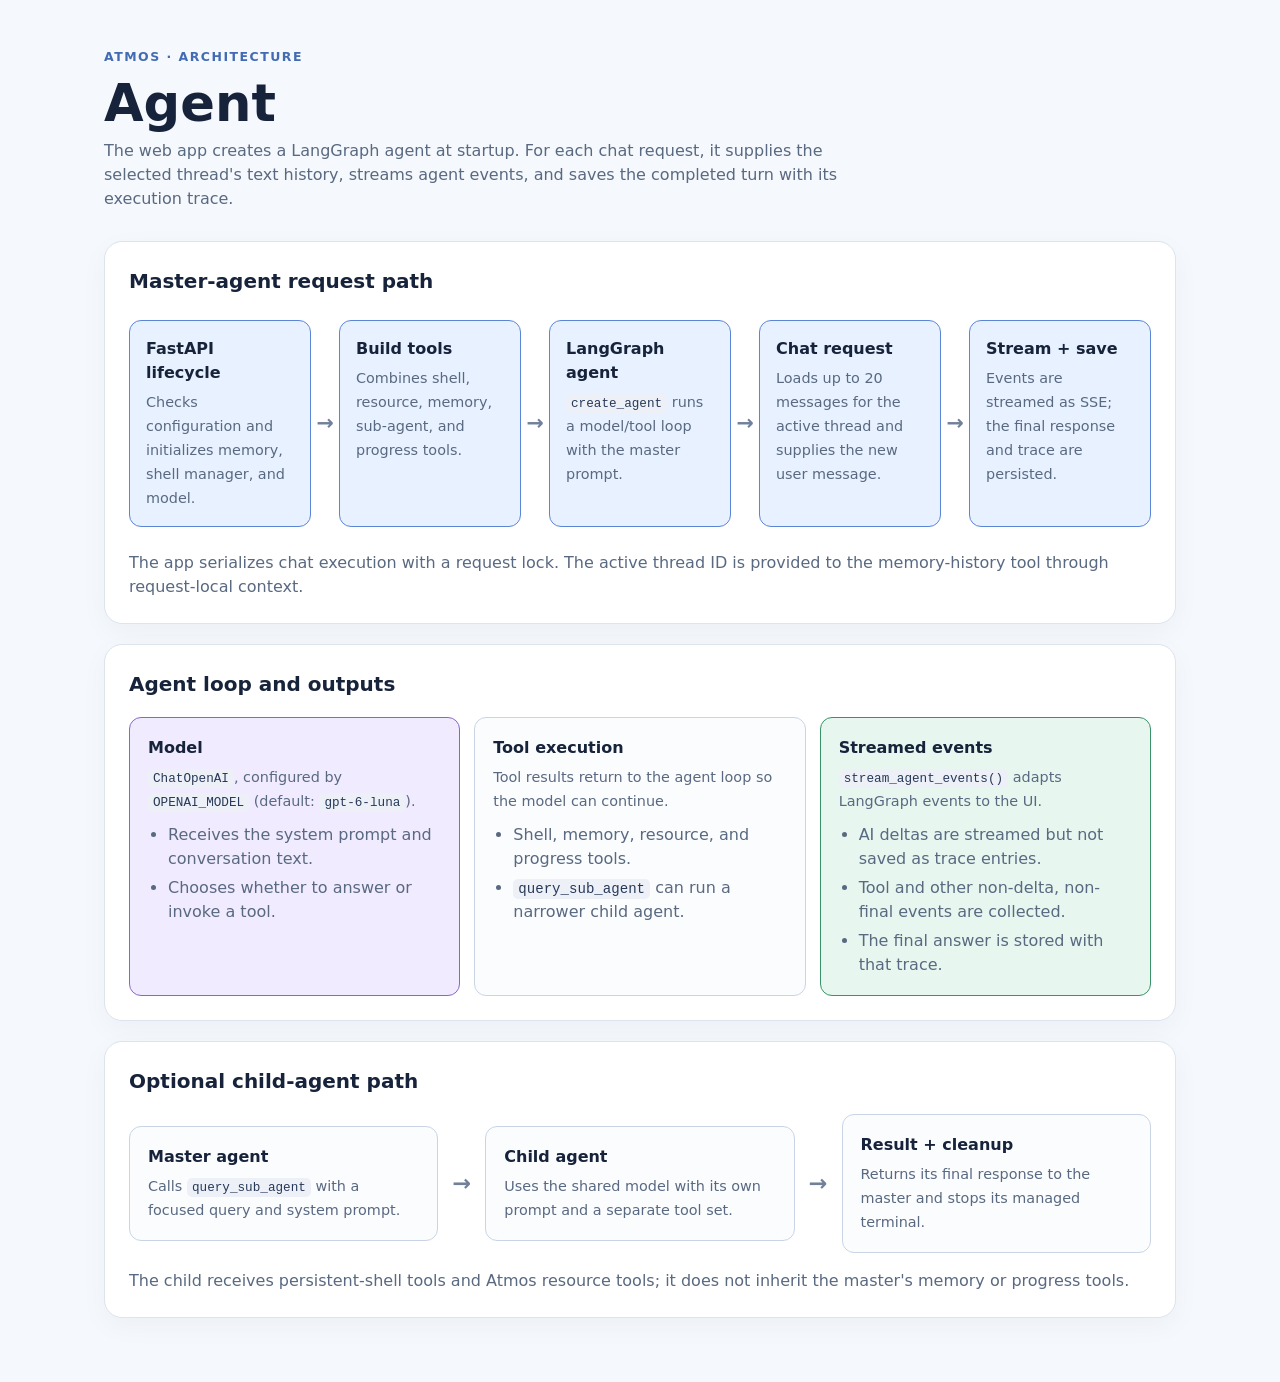
<file: documents/agent-architecture.html>
<!doctype html>
<html lang="en">
<head>
  <meta charset="utf-8">
  <meta name="viewport" content="width=device-width, initial-scale=1">
  <title>Atmos Agent Architecture</title>
  <style>
    :root {
      color-scheme: light;
      --ink: #17233b;
      --muted: #596981;
      --line: #c9d5e5;
      --blue: #e8f1ff;
      --blue-line: #5b86d6;
      --green: #e7f7ef;
      --green-line: #399268;
      --purple: #f1ebff;
      --purple-line: #8a67c7;
      --paper: #f5f8fc;
    }
    * { box-sizing: border-box; }
    body {
      margin: 0;
      background: var(--paper);
      color: var(--ink);
      font: 16px/1.5 system-ui, -apple-system, "Segoe UI", sans-serif;
    }
    main { max-width: 1120px; margin: 0 auto; padding: 48px 24px 64px; }
    .eyebrow {
      color: #426bb4;
      font-size: .78rem;
      font-weight: 750;
      letter-spacing: .12em;
      text-transform: uppercase;
    }
    h1 { margin: 8px 0; font-size: clamp(2rem, 5vw, 3.2rem); line-height: 1.1; }
    h2 { margin: 0 0 14px; font-size: 1.25rem; }
    p { margin: 0; color: var(--muted); }
    .intro { max-width: 760px; margin-bottom: 30px; }
    .panel {
      margin-top: 20px;
      padding: 24px;
      border: 1px solid #dce4ef;
      border-radius: 18px;
      background: #fff;
      box-shadow: 0 8px 28px #17233b0a;
    }
    .rail {
      display: grid;
      grid-template-columns: repeat(5, minmax(0, 1fr));
      gap: 28px;
      align-items: stretch;
      margin: 24px 0;
    }
    .node {
      position: relative;
      min-height: 132px;
      padding: 16px;
      border: 1px solid var(--blue-line);
      border-radius: 12px;
      background: var(--blue);
    }
    .node:not(:last-child)::after {
      position: absolute;
      top: 50%;
      right: -24px;
      color: #71819a;
      content: "→";
      font-size: 1.3rem;
      font-weight: 700;
      transform: translateY(-50%);
    }
    .node strong, .card strong { display: block; margin-bottom: 5px; }
    .node span, .card span { color: var(--muted); font-size: .9rem; }
    .grid {
      display: grid;
      grid-template-columns: repeat(3, minmax(0, 1fr));
      gap: 14px;
      margin-top: 18px;
    }
    .card {
      padding: 18px;
      border: 1px solid var(--line);
      border-radius: 12px;
      background: #fbfcfe;
    }
    .card.model { border-color: var(--purple-line); background: var(--purple); }
    .card.persist { border-color: var(--green-line); background: var(--green); }
    .subflow {
      display: grid;
      grid-template-columns: 1fr auto 1fr auto 1fr;
      gap: 14px;
      align-items: center;
      margin-top: 18px;
    }
    .subflow .card { min-height: 100px; }
    .arrow { color: #71819a; font-size: 1.4rem; font-weight: 700; }
    code {
      padding: 2px 5px;
      border-radius: 5px;
      background: #edf1f7;
      color: #273958;
      font-size: .88em;
    }
    ul { margin: 10px 0 0; padding-left: 20px; color: var(--muted); }
    li + li { margin-top: 5px; }
    @media (max-width: 850px) {
      .rail { grid-template-columns: 1fr 1fr; gap: 14px; }
      .node:not(:last-child)::after { content: none; }
      .grid { grid-template-columns: 1fr 1fr; }
      .subflow { grid-template-columns: 1fr; }
      .arrow { text-align: center; transform: rotate(90deg); }
    }
    @media (max-width: 480px) {
      main { padding: 32px 16px 48px; }
      .rail, .grid { grid-template-columns: 1fr; }
      .panel { padding: 18px; }
    }
  </style>
</head>
<body>
  <main>
    <div class="eyebrow">Atmos · Architecture</div>
    <h1>Agent</h1>
    <p class="intro">
      The web app creates a LangGraph agent at startup. For each chat request,
      it supplies the selected thread's text history, streams agent events, and
      saves the completed turn with its execution trace.
    </p>

    <section class="panel" aria-labelledby="lifecycle">
      <h2 id="lifecycle">Master-agent request path</h2>
      <div class="rail">
        <div class="node">
          <strong>FastAPI lifecycle</strong>
          <span>Checks configuration and initializes memory, shell manager, and model.</span>
        </div>
        <div class="node">
          <strong>Build tools</strong>
          <span>Combines shell, resource, memory, sub-agent, and progress tools.</span>
        </div>
        <div class="node">
          <strong>LangGraph agent</strong>
          <span><code>create_agent</code> runs a model/tool loop with the master prompt.</span>
        </div>
        <div class="node">
          <strong>Chat request</strong>
          <span>Loads up to 20 messages for the active thread and supplies the new user message.</span>
        </div>
        <div class="node">
          <strong>Stream + save</strong>
          <span>Events are streamed as SSE; the final response and trace are persisted.</span>
        </div>
      </div>
      <p>
        The app serializes chat execution with a request lock. The active thread
        ID is provided to the memory-history tool through request-local context.
      </p>
    </section>

    <section class="panel" aria-labelledby="loop">
      <h2 id="loop">Agent loop and outputs</h2>
      <div class="grid">
        <div class="card model">
          <strong>Model</strong>
          <span><code>ChatOpenAI</code>, configured by <code>OPENAI_MODEL</code> (default: <code>gpt-6-luna</code>).</span>
          <ul>
            <li>Receives the system prompt and conversation text.</li>
            <li>Chooses whether to answer or invoke a tool.</li>
          </ul>
        </div>
        <div class="card">
          <strong>Tool execution</strong>
          <span>Tool results return to the agent loop so the model can continue.</span>
          <ul>
            <li>Shell, memory, resource, and progress tools.</li>
            <li><code>query_sub_agent</code> can run a narrower child agent.</li>
          </ul>
        </div>
        <div class="card persist">
          <strong>Streamed events</strong>
          <span><code>stream_agent_events()</code> adapts LangGraph events to the UI.</span>
          <ul>
            <li>AI deltas are streamed but not saved as trace entries.</li>
            <li>Tool and other non-delta, non-final events are collected.</li>
            <li>The final answer is stored with that trace.</li>
          </ul>
        </div>
      </div>
    </section>

    <section class="panel" aria-labelledby="child">
      <h2 id="child">Optional child-agent path</h2>
      <div class="subflow">
        <div class="card">
          <strong>Master agent</strong>
          <span>Calls <code>query_sub_agent</code> with a focused query and system prompt.</span>
        </div>
        <div class="arrow" aria-hidden="true">→</div>
        <div class="card">
          <strong>Child agent</strong>
          <span>Uses the shared model with its own prompt and a separate tool set.</span>
        </div>
        <div class="arrow" aria-hidden="true">→</div>
        <div class="card">
          <strong>Result + cleanup</strong>
          <span>Returns its final response to the master and stops its managed terminal.</span>
        </div>
      </div>
      <p style="margin-top: 16px">
        The child receives persistent-shell tools and Atmos resource tools; it
        does not inherit the master's memory or progress tools.
      </p>
    </section>
  </main>
</body>
</html>
</file>
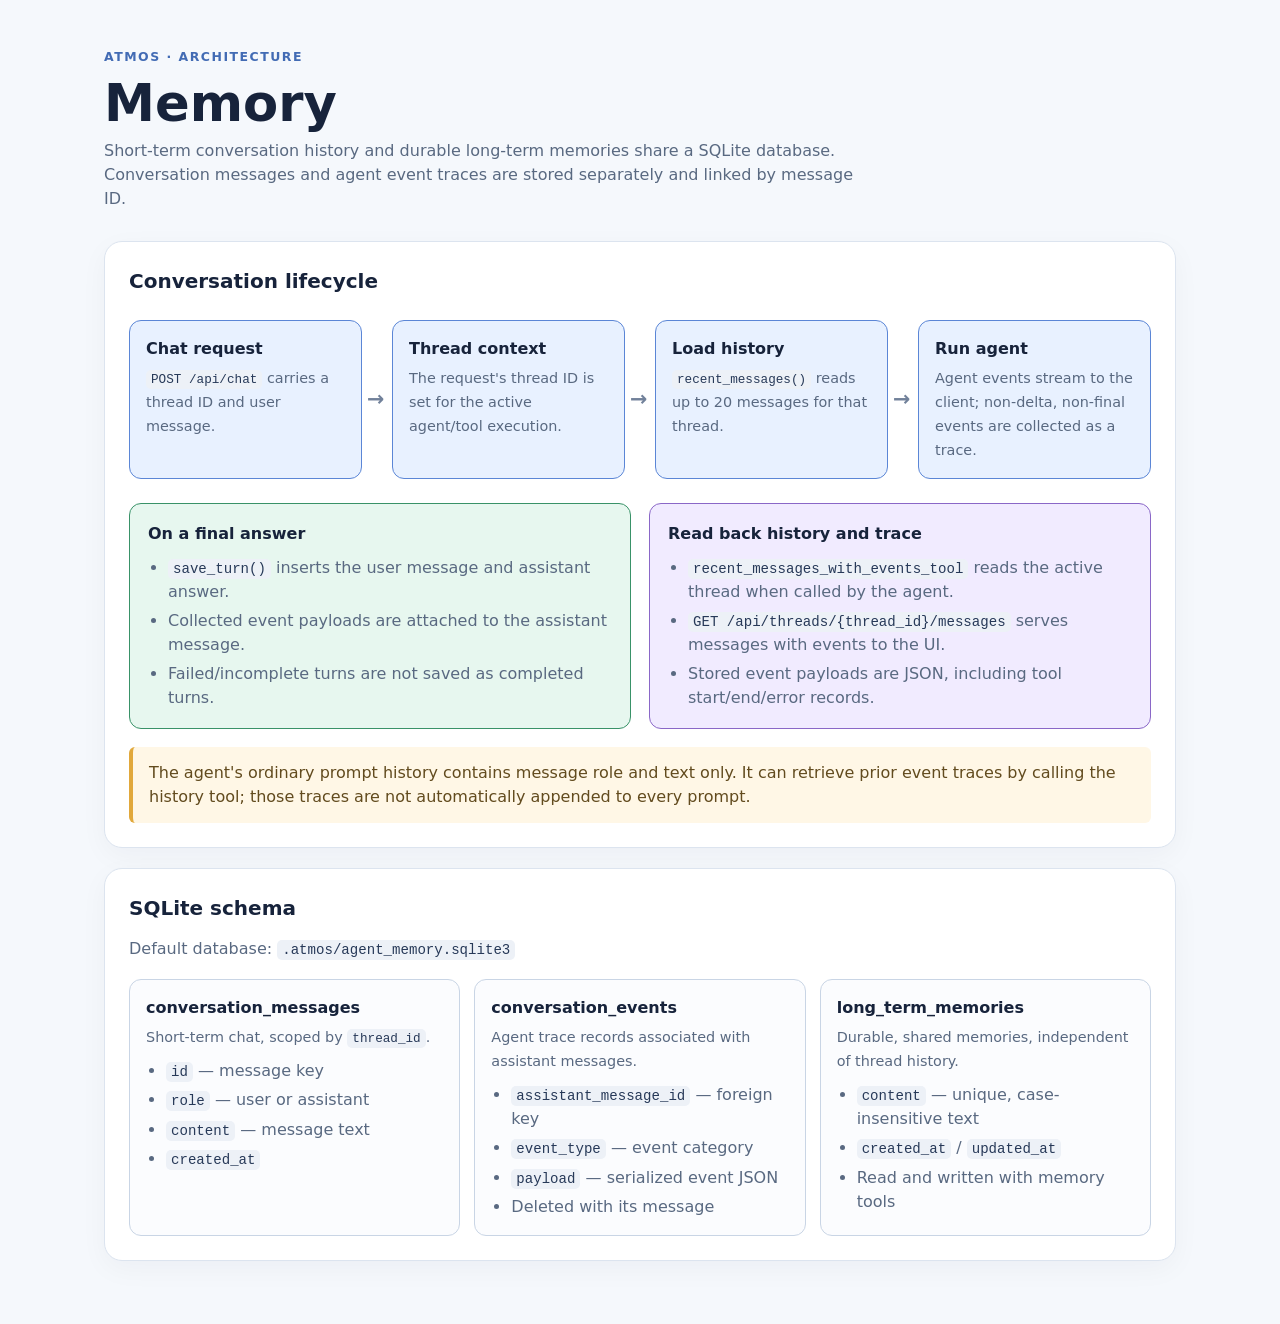
<file: documents/memory-architecture.html>
<!doctype html>
<html lang="en">
<head>
  <meta charset="utf-8">
  <meta name="viewport" content="width=device-width, initial-scale=1">
  <title>Atmos Memory Architecture</title>
  <style>
    :root {
      color-scheme: light;
      --ink: #17233b;
      --muted: #596981;
      --line: #c9d5e5;
      --blue: #e8f1ff;
      --blue-line: #5b86d6;
      --green: #e7f7ef;
      --green-line: #399268;
      --violet: #f1ebff;
      --violet-line: #8a67c7;
      --paper: #f5f8fc;
    }
    * { box-sizing: border-box; }
    body {
      margin: 0;
      background: var(--paper);
      color: var(--ink);
      font: 16px/1.5 system-ui, -apple-system, "Segoe UI", sans-serif;
    }
    main { max-width: 1120px; margin: 0 auto; padding: 48px 24px 64px; }
    .eyebrow {
      color: #426bb4;
      font-size: .78rem;
      font-weight: 750;
      letter-spacing: .12em;
      text-transform: uppercase;
    }
    h1 { margin: 8px 0; font-size: clamp(2rem, 5vw, 3.2rem); line-height: 1.1; }
    h2 { margin: 0 0 14px; font-size: 1.25rem; }
    p { margin: 0; color: var(--muted); }
    .intro { max-width: 760px; margin-bottom: 30px; }
    .panel {
      margin-top: 20px;
      padding: 24px;
      border: 1px solid #dce4ef;
      border-radius: 18px;
      background: #fff;
      box-shadow: 0 8px 28px #17233b0a;
    }
    .flow {
      display: grid;
      grid-template-columns: repeat(4, minmax(0, 1fr));
      gap: 30px;
      align-items: stretch;
      margin: 24px 0;
    }
    .node {
      position: relative;
      min-height: 116px;
      padding: 16px;
      border: 1px solid var(--blue-line);
      border-radius: 12px;
      background: var(--blue);
    }
    .node:not(:last-child)::after {
      position: absolute;
      top: 50%;
      right: -24px;
      width: 18px;
      color: #71819a;
      content: "→";
      font-size: 1.3rem;
      font-weight: 700;
      transform: translateY(-50%);
    }
    .node strong, .table-card strong { display: block; margin-bottom: 5px; }
    .node span, .table-card span { color: var(--muted); font-size: .9rem; }
    .split {
      display: grid;
      grid-template-columns: 1fr 1fr;
      gap: 18px;
      margin-top: 22px;
    }
    .branch {
      padding: 18px;
      border: 1px solid var(--green-line);
      border-radius: 12px;
      background: var(--green);
    }
    .branch.trace {
      border-color: var(--violet-line);
      background: var(--violet);
    }
    .tables {
      display: grid;
      grid-template-columns: repeat(3, minmax(0, 1fr));
      gap: 14px;
      margin-top: 18px;
    }
    .table-card {
      padding: 16px;
      border: 1px solid var(--line);
      border-radius: 12px;
      background: #fbfcfe;
    }
    code {
      padding: 2px 5px;
      border-radius: 5px;
      background: #edf1f7;
      color: #273958;
      font-size: .88em;
    }
    ul { margin: 10px 0 0; padding-left: 20px; color: var(--muted); }
    li + li { margin-top: 5px; }
    .note {
      margin-top: 18px;
      padding: 14px 16px;
      border-left: 4px solid #e1a83b;
      border-radius: 6px;
      background: #fff7e6;
      color: #624b1e;
    }
    @media (max-width: 760px) {
      .flow { grid-template-columns: 1fr 1fr; gap: 14px; }
      .node:not(:last-child)::after { content: none; }
      .split, .tables { grid-template-columns: 1fr; }
    }
    @media (max-width: 480px) {
      main { padding: 32px 16px 48px; }
      .flow { grid-template-columns: 1fr; }
      .panel { padding: 18px; }
    }
  </style>
</head>
<body>
  <main>
    <div class="eyebrow">Atmos · Architecture</div>
    <h1>Memory</h1>
    <p class="intro">
      Short-term conversation history and durable long-term memories share a
      SQLite database. Conversation messages and agent event traces are stored
      separately and linked by message ID.
    </p>

    <section class="panel" aria-labelledby="turn-flow">
      <h2 id="turn-flow">Conversation lifecycle</h2>
      <div class="flow">
        <div class="node">
          <strong>Chat request</strong>
          <span><code>POST /api/chat</code> carries a thread ID and user message.</span>
        </div>
        <div class="node">
          <strong>Thread context</strong>
          <span>The request's thread ID is set for the active agent/tool execution.</span>
        </div>
        <div class="node">
          <strong>Load history</strong>
          <span><code>recent_messages()</code> reads up to 20 messages for that thread.</span>
        </div>
        <div class="node">
          <strong>Run agent</strong>
          <span>Agent events stream to the client; non-delta, non-final events are collected as a trace.</span>
        </div>
      </div>

      <div class="split">
        <div class="branch">
          <strong>On a final answer</strong>
          <ul>
            <li><code>save_turn()</code> inserts the user message and assistant answer.</li>
            <li>Collected event payloads are attached to the assistant message.</li>
            <li>Failed/incomplete turns are not saved as completed turns.</li>
          </ul>
        </div>
        <div class="branch trace">
          <strong>Read back history and trace</strong>
          <ul>
            <li><code>recent_messages_with_events_tool</code> reads the active thread when called by the agent.</li>
            <li><code>GET /api/threads/{thread_id}/messages</code> serves messages with events to the UI.</li>
            <li>Stored event payloads are JSON, including tool start/end/error records.</li>
          </ul>
        </div>
      </div>

      <div class="note">
        The agent's ordinary prompt history contains message role and text only.
        It can retrieve prior event traces by calling the history tool; those
        traces are not automatically appended to every prompt.
      </div>
    </section>

    <section class="panel" aria-labelledby="schema">
      <h2 id="schema">SQLite schema</h2>
      <p>Default database: <code>.atmos/agent_memory.sqlite3</code></p>
      <div class="tables">
        <div class="table-card">
          <strong>conversation_messages</strong>
          <span>Short-term chat, scoped by <code>thread_id</code>.</span>
          <ul>
            <li><code>id</code> — message key</li>
            <li><code>role</code> — user or assistant</li>
            <li><code>content</code> — message text</li>
            <li><code>created_at</code></li>
          </ul>
        </div>
        <div class="table-card">
          <strong>conversation_events</strong>
          <span>Agent trace records associated with assistant messages.</span>
          <ul>
            <li><code>assistant_message_id</code> — foreign key</li>
            <li><code>event_type</code> — event category</li>
            <li><code>payload</code> — serialized event JSON</li>
            <li>Deleted with its message</li>
          </ul>
        </div>
        <div class="table-card">
          <strong>long_term_memories</strong>
          <span>Durable, shared memories, independent of thread history.</span>
          <ul>
            <li><code>content</code> — unique, case-insensitive text</li>
            <li><code>created_at</code> / <code>updated_at</code></li>
            <li>Read and written with memory tools</li>
          </ul>
        </div>
      </div>
    </section>
  </main>
</body>
</html>
</file>
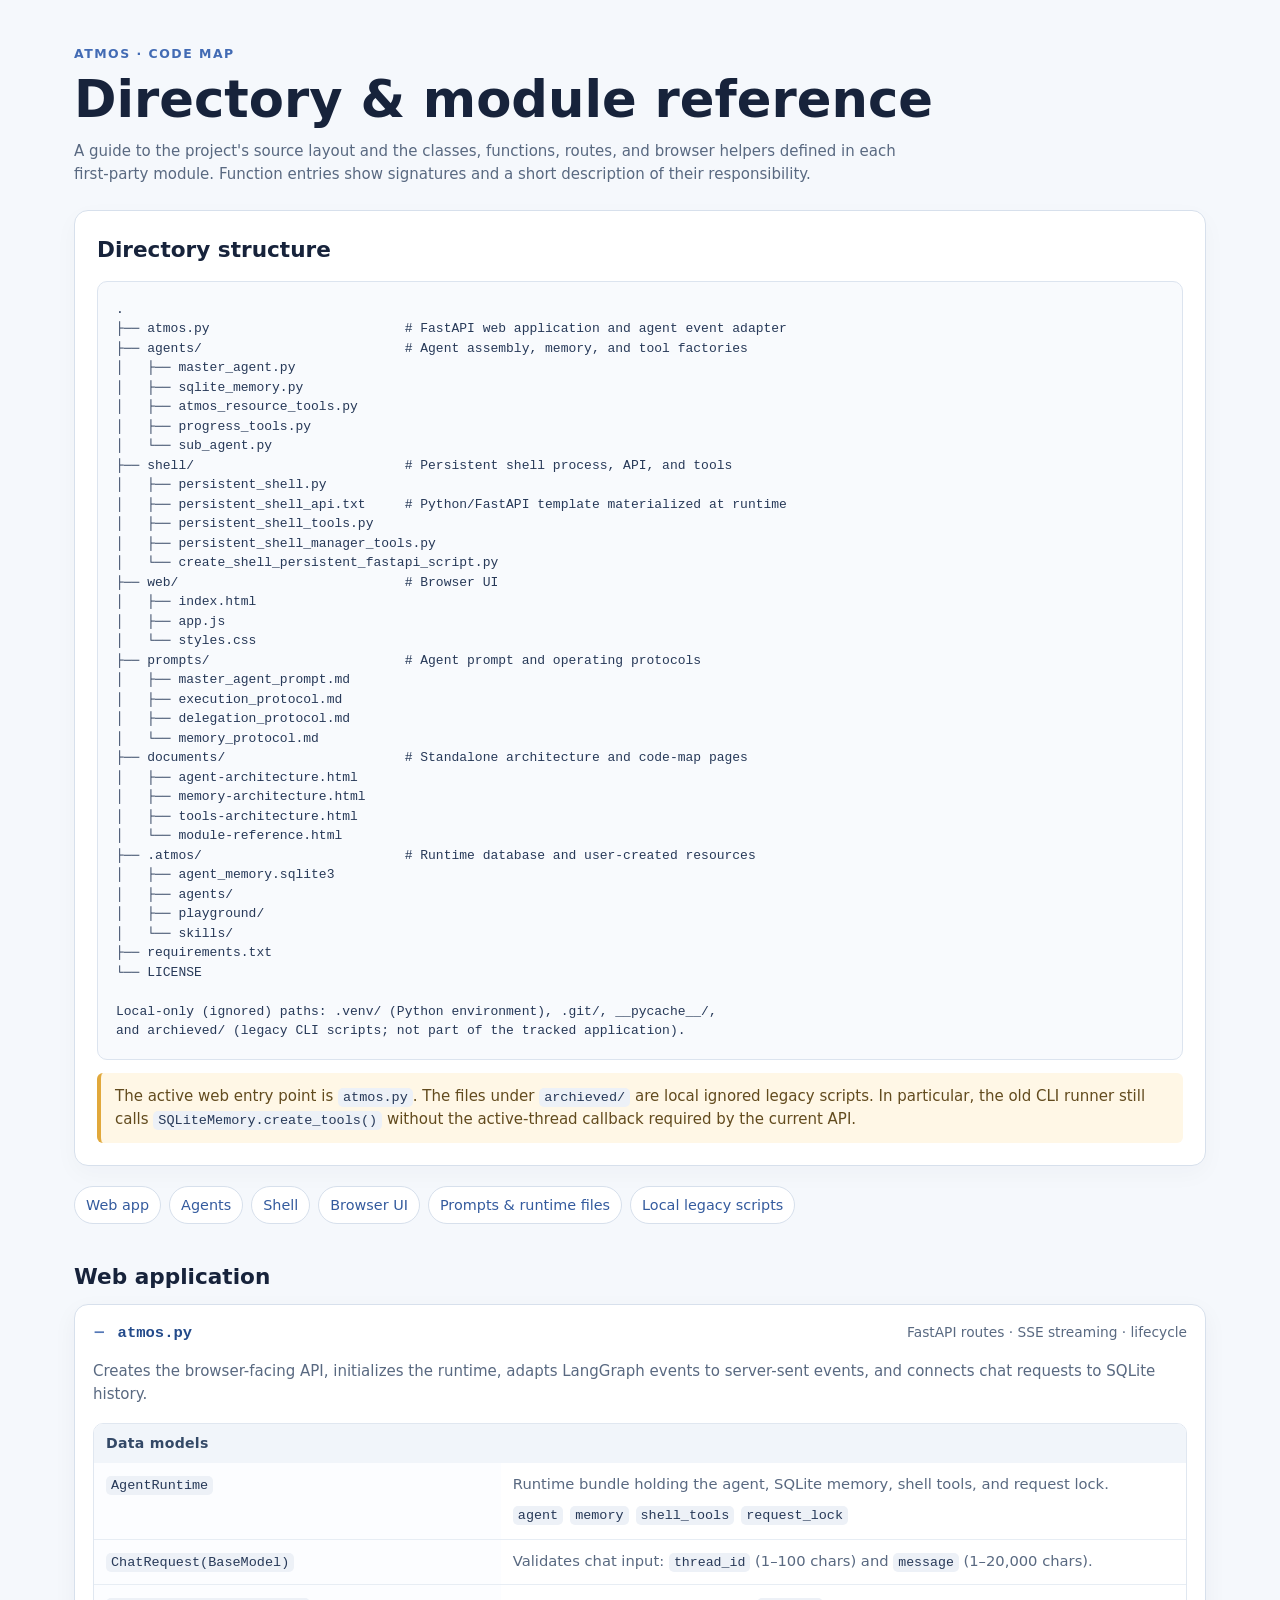
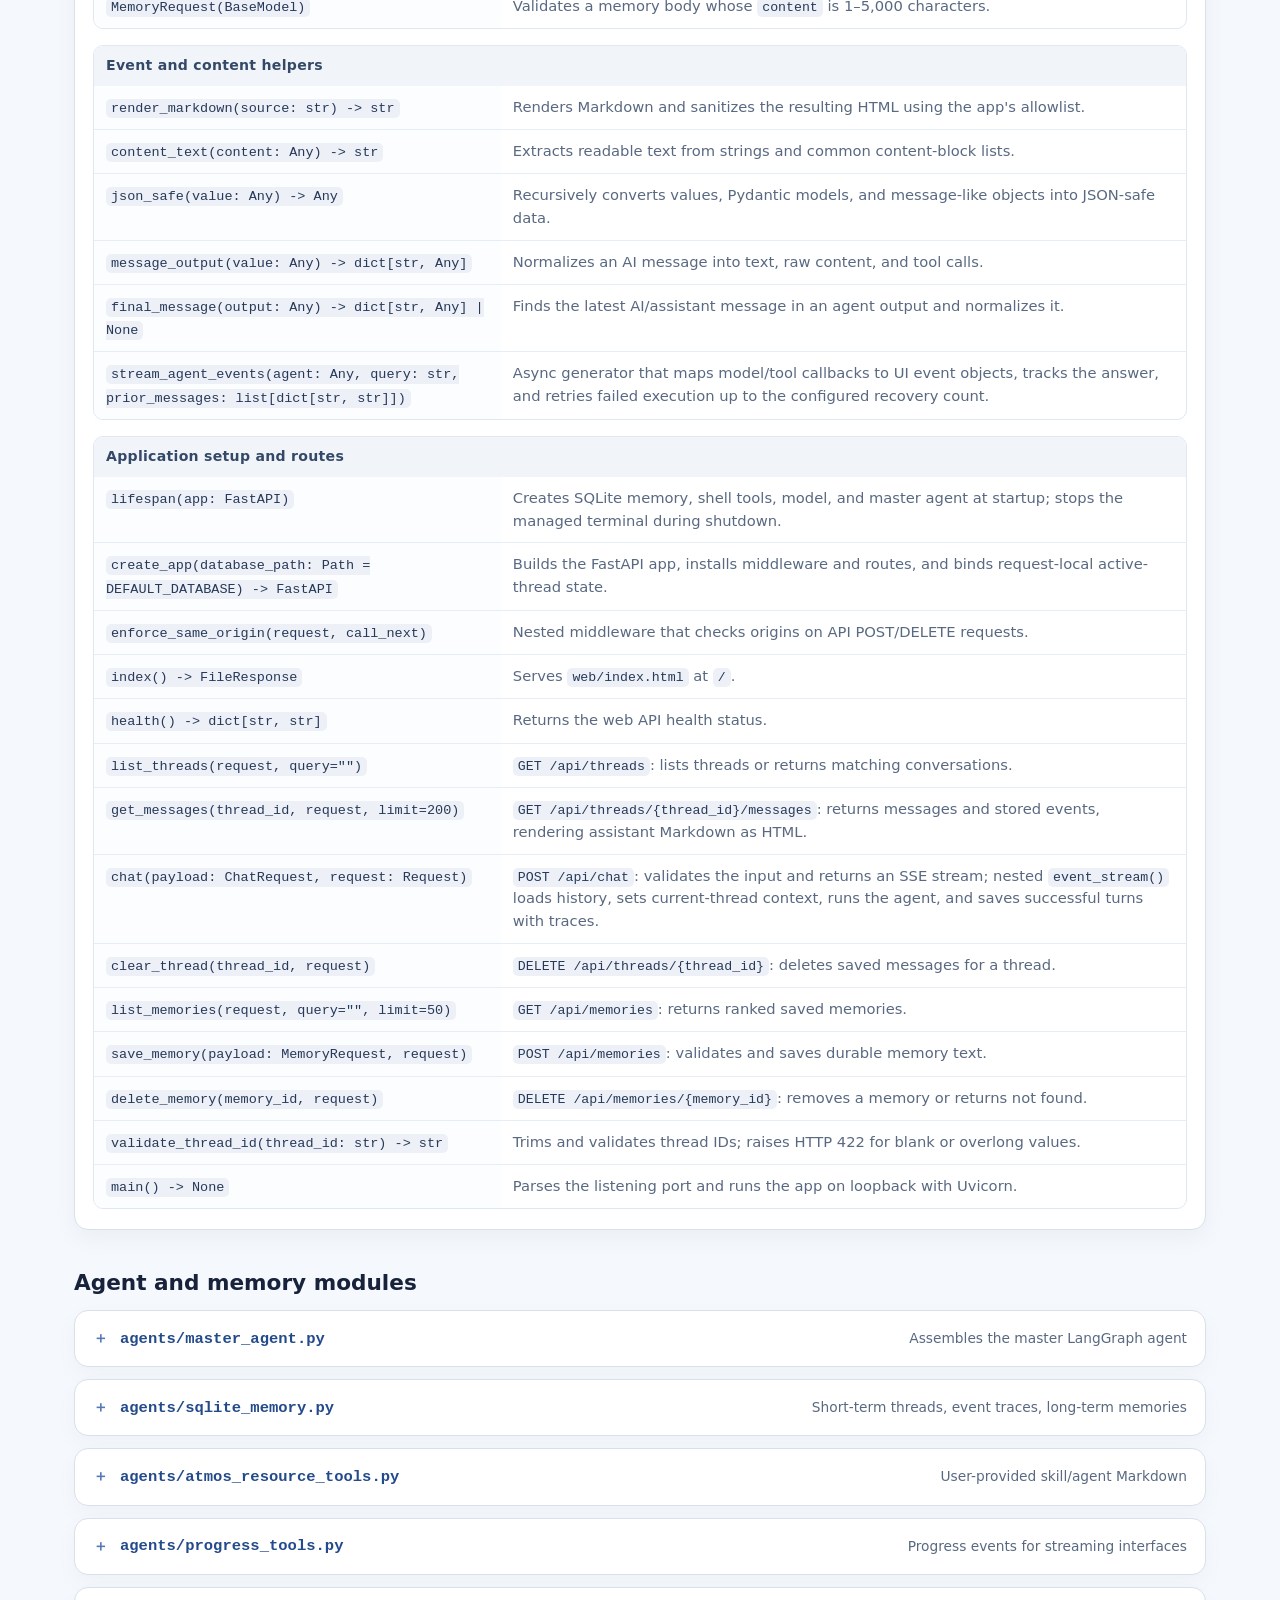
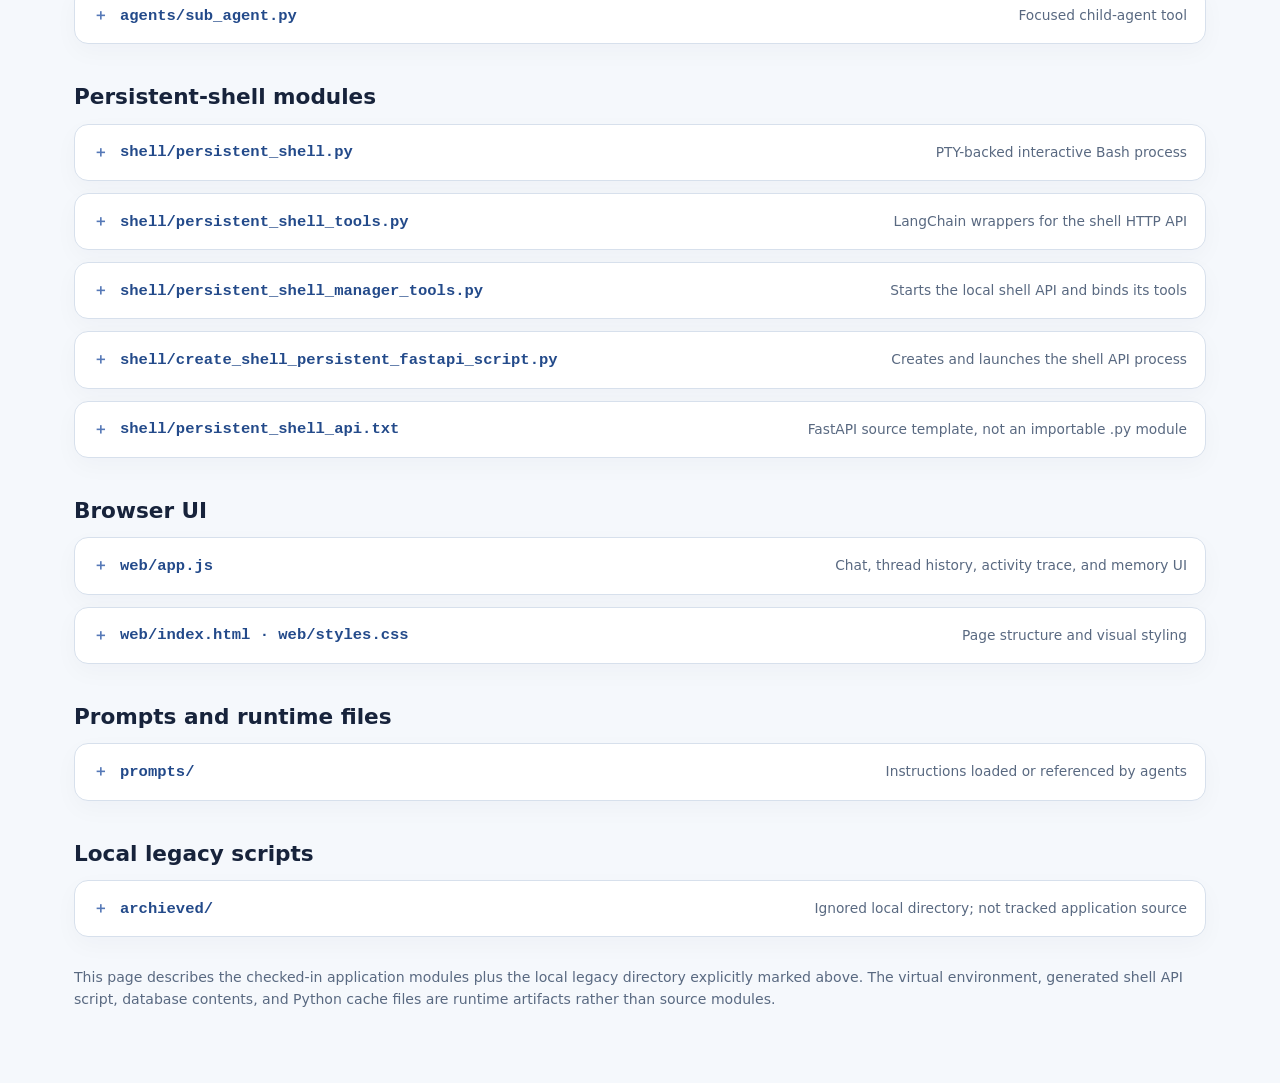
<file: documents/module-reference.html>
<!doctype html>
<html lang="en">
<head>
  <meta charset="utf-8">
  <meta name="viewport" content="width=device-width, initial-scale=1">
  <title>Atmos Project Directory and Module Reference</title>
  <style>
    :root {
      color-scheme: light;
      --ink: #17233b;
      --muted: #596981;
      --line: #d7e0ec;
      --blue: #e8f1ff;
      --blue-line: #5b86d6;
      --green: #e7f7ef;
      --green-line: #399268;
      --purple: #f1ebff;
      --purple-line: #8a67c7;
      --paper: #f5f8fc;
    }
    * { box-sizing: border-box; }
    html { scroll-behavior: smooth; }
    body {
      margin: 0;
      background: var(--paper);
      color: var(--ink);
      font: 15px/1.55 system-ui, -apple-system, "Segoe UI", sans-serif;
    }
    main { max-width: 1180px; margin: 0 auto; padding: 44px 24px 72px; }
    h1 { margin: 8px 0; font-size: clamp(2rem, 5vw, 3.2rem); line-height: 1.1; }
    h2 { margin: 0 0 14px; font-size: 1.35rem; }
    h3 { margin: 0; font-size: 1.05rem; }
    p { margin: 0; color: var(--muted); }
    .eyebrow {
      color: #426bb4;
      font-size: .78rem;
      font-weight: 750;
      letter-spacing: .12em;
      text-transform: uppercase;
    }
    .intro { max-width: 850px; margin: 12px 0 24px; }
    .panel, details.module {
      margin-top: 16px;
      border: 1px solid var(--line);
      border-radius: 14px;
      background: #fff;
      box-shadow: 0 8px 24px #17233b08;
    }
    .panel { padding: 22px; }
    nav {
      display: flex;
      flex-wrap: wrap;
      gap: 8px;
      margin: 20px 0 28px;
    }
    nav a {
      padding: 7px 11px;
      border: 1px solid var(--line);
      border-radius: 999px;
      background: white;
      color: #345b9e;
      font-size: .9rem;
      text-decoration: none;
    }
    nav a:hover, nav a:focus-visible { background: var(--blue); }
    pre {
      overflow-x: auto;
      margin: 0;
      padding: 18px;
      border: 1px solid #dce4ef;
      border-radius: 10px;
      background: #f8fafd;
      color: #273958;
      font: 13px/1.5 ui-monospace, SFMono-Regular, Menlo, monospace;
    }
    code {
      padding: 2px 5px;
      border-radius: 5px;
      background: #edf1f7;
      color: #273958;
      font: .9em ui-monospace, SFMono-Regular, Menlo, monospace;
    }
    .hint {
      margin-top: 13px;
      padding: 12px 14px;
      border-left: 4px solid #e1a83b;
      border-radius: 6px;
      background: #fff7e6;
      color: #624b1e;
    }
    .section-title { margin: 36px 0 10px; }
    .module-list { display: grid; gap: 12px; }
    details.module { overflow: hidden; margin: 0; }
    details.module[open] { box-shadow: 0 8px 24px #17233b0c; }
    summary {
      display: flex;
      align-items: center;
      gap: 12px;
      padding: 16px 18px;
      cursor: pointer;
      list-style: none;
    }
    summary::-webkit-details-marker { display: none; }
    summary::before {
      color: #5578b7;
      content: "＋";
      font-weight: 800;
    }
    details[open] > summary::before { content: "−"; }
    .path { color: #234a8a; font: 600 .97rem ui-monospace, SFMono-Regular, Menlo, monospace; }
    .summary-note { margin-left: auto; color: var(--muted); font-size: .86rem; }
    .module-body { padding: 0 18px 20px; }
    .module-body > p { margin: 0 0 14px; }
    .api-group {
      margin-top: 16px;
      overflow: hidden;
      border: 1px solid #e0e7f0;
      border-radius: 10px;
    }
    .api-group h4 {
      margin: 0;
      padding: 9px 12px;
      background: #f1f5fa;
      color: #344967;
      font-size: .88rem;
      letter-spacing: .02em;
    }
    .api {
      display: grid;
      grid-template-columns: minmax(270px, .95fr) 1.6fr;
      border-top: 1px solid #e7edf4;
    }
    .api:first-of-type { border-top: 0; }
    .api > div { padding: 10px 12px; }
    .api > div:first-child { background: #fcfdff; }
    .api code { white-space: normal; overflow-wrap: anywhere; }
    .api p { font-size: .92rem; }
    .fields {
      display: flex;
      flex-wrap: wrap;
      gap: 7px;
      margin: 10px 0 4px;
    }
    .fields code { font-size: .84rem; }
    .pill {
      display: inline-block;
      padding: 3px 8px;
      border-radius: 999px;
      background: var(--blue);
      color: #315a9f;
      font-size: .78rem;
      font-weight: 700;
    }
    .pill.memory { background: var(--green); color: #276b4a; }
    .pill.ui { background: var(--purple); color: #68479c; }
    .tree { white-space: pre; }
    .small { font-size: .9rem; }
    footer { margin-top: 30px; color: var(--muted); font-size: .88rem; }
    @media (max-width: 760px) {
      main { padding: 30px 16px 48px; }
      .api { grid-template-columns: 1fr; }
      .api > div + div { padding-top: 0; }
      .summary-note { display: none; }
    }
  </style>
</head>
<body>
  <main>
    <div class="eyebrow">Atmos · Code map</div>
    <h1>Directory &amp; module reference</h1>
    <p class="intro">
      A guide to the project's source layout and the classes, functions, routes,
      and browser helpers defined in each first-party module. Function entries
      show signatures and a short description of their responsibility.
    </p>

    <section class="panel" id="directory">
      <h2>Directory structure</h2>
      <pre class="tree">.
├── atmos.py                         # FastAPI web application and agent event adapter
├── agents/                          # Agent assembly, memory, and tool factories
│   ├── master_agent.py
│   ├── sqlite_memory.py
│   ├── atmos_resource_tools.py
│   ├── progress_tools.py
│   └── sub_agent.py
├── shell/                           # Persistent shell process, API, and tools
│   ├── persistent_shell.py
│   ├── persistent_shell_api.txt     # Python/FastAPI template materialized at runtime
│   ├── persistent_shell_tools.py
│   ├── persistent_shell_manager_tools.py
│   └── create_shell_persistent_fastapi_script.py
├── web/                             # Browser UI
│   ├── index.html
│   ├── app.js
│   └── styles.css
├── prompts/                         # Agent prompt and operating protocols
│   ├── master_agent_prompt.md
│   ├── execution_protocol.md
│   ├── delegation_protocol.md
│   └── memory_protocol.md
├── documents/                       # Standalone architecture and code-map pages
│   ├── agent-architecture.html
│   ├── memory-architecture.html
│   ├── tools-architecture.html
│   └── module-reference.html
├── .atmos/                          # Runtime database and user-created resources
│   ├── agent_memory.sqlite3
│   ├── agents/
│   ├── playground/
│   └── skills/
├── requirements.txt
└── LICENSE

Local-only (ignored) paths: .venv/ (Python environment), .git/, __pycache__/,
and archieved/ (legacy CLI scripts; not part of the tracked application).</pre>
      <div class="hint">
        The active web entry point is <code>atmos.py</code>. The files under
        <code>archieved/</code> are local ignored legacy scripts. In particular,
        the old CLI runner still calls <code>SQLiteMemory.create_tools()</code>
        without the active-thread callback required by the current API.
      </div>
    </section>

    <nav aria-label="Module sections">
      <a href="#web-app">Web app</a>
      <a href="#agents">Agents</a>
      <a href="#shell">Shell</a>
      <a href="#browser">Browser UI</a>
      <a href="#supporting">Prompts &amp; runtime files</a>
      <a href="#legacy">Local legacy scripts</a>
    </nav>

    <h2 class="section-title" id="web-app">Web application</h2>
    <div class="module-list">
      <details class="module" open>
        <summary>
          <span class="path">atmos.py</span>
          <span class="summary-note">FastAPI routes · SSE streaming · lifecycle</span>
        </summary>
        <div class="module-body">
          <p>
            Creates the browser-facing API, initializes the runtime, adapts
            LangGraph events to server-sent events, and connects chat requests
            to SQLite history.
          </p>
          <div class="api-group">
            <h4>Data models</h4>
            <div class="api">
              <div><code>AgentRuntime</code></div>
              <div><p>Runtime bundle holding the agent, SQLite memory, shell tools, and request lock.</p><div class="fields"><code>agent</code><code>memory</code><code>shell_tools</code><code>request_lock</code></div></div>
            </div>
            <div class="api">
              <div><code>ChatRequest(BaseModel)</code></div>
              <div><p>Validates chat input: <code>thread_id</code> (1–100 chars) and <code>message</code> (1–20,000 chars).</p></div>
            </div>
            <div class="api">
              <div><code>MemoryRequest(BaseModel)</code></div>
              <div><p>Validates a memory body whose <code>content</code> is 1–5,000 characters.</p></div>
            </div>
          </div>
          <div class="api-group">
            <h4>Event and content helpers</h4>
            <div class="api">
              <div><code>render_markdown(source: str) -&gt; str</code></div>
              <div><p>Renders Markdown and sanitizes the resulting HTML using the app's allowlist.</p></div>
            </div>
            <div class="api">
              <div><code>content_text(content: Any) -&gt; str</code></div>
              <div><p>Extracts readable text from strings and common content-block lists.</p></div>
            </div>
            <div class="api">
              <div><code>json_safe(value: Any) -&gt; Any</code></div>
              <div><p>Recursively converts values, Pydantic models, and message-like objects into JSON-safe data.</p></div>
            </div>
            <div class="api">
              <div><code>message_output(value: Any) -&gt; dict[str, Any]</code></div>
              <div><p>Normalizes an AI message into text, raw content, and tool calls.</p></div>
            </div>
            <div class="api">
              <div><code>final_message(output: Any) -&gt; dict[str, Any] | None</code></div>
              <div><p>Finds the latest AI/assistant message in an agent output and normalizes it.</p></div>
            </div>
            <div class="api">
              <div><code>stream_agent_events(agent: Any, query: str, prior_messages: list[dict[str, str]])</code></div>
              <div><p>Async generator that maps model/tool callbacks to UI event objects, tracks the answer, and retries failed execution up to the configured recovery count.</p></div>
            </div>
          </div>
          <div class="api-group">
            <h4>Application setup and routes</h4>
            <div class="api">
              <div><code>lifespan(app: FastAPI)</code></div>
              <div><p>Creates SQLite memory, shell tools, model, and master agent at startup; stops the managed terminal during shutdown.</p></div>
            </div>
            <div class="api">
              <div><code>create_app(database_path: Path = DEFAULT_DATABASE) -&gt; FastAPI</code></div>
              <div><p>Builds the FastAPI app, installs middleware and routes, and binds request-local active-thread state.</p></div>
            </div>
            <div class="api">
              <div><code>enforce_same_origin(request, call_next)</code></div>
              <div><p>Nested middleware that checks origins on API POST/DELETE requests.</p></div>
            </div>
            <div class="api">
              <div><code>index() -&gt; FileResponse</code></div>
              <div><p>Serves <code>web/index.html</code> at <code>/</code>.</p></div>
            </div>
            <div class="api">
              <div><code>health() -&gt; dict[str, str]</code></div>
              <div><p>Returns the web API health status.</p></div>
            </div>
            <div class="api">
              <div><code>list_threads(request, query="")</code></div>
              <div><p><code>GET /api/threads</code>: lists threads or returns matching conversations.</p></div>
            </div>
            <div class="api">
              <div><code>get_messages(thread_id, request, limit=200)</code></div>
              <div><p><code>GET /api/threads/{thread_id}/messages</code>: returns messages and stored events, rendering assistant Markdown as HTML.</p></div>
            </div>
            <div class="api">
              <div><code>chat(payload: ChatRequest, request: Request)</code></div>
              <div><p><code>POST /api/chat</code>: validates the input and returns an SSE stream; nested <code>event_stream()</code> loads history, sets current-thread context, runs the agent, and saves successful turns with traces.</p></div>
            </div>
            <div class="api">
              <div><code>clear_thread(thread_id, request)</code></div>
              <div><p><code>DELETE /api/threads/{thread_id}</code>: deletes saved messages for a thread.</p></div>
            </div>
            <div class="api">
              <div><code>list_memories(request, query="", limit=50)</code></div>
              <div><p><code>GET /api/memories</code>: returns ranked saved memories.</p></div>
            </div>
            <div class="api">
              <div><code>save_memory(payload: MemoryRequest, request)</code></div>
              <div><p><code>POST /api/memories</code>: validates and saves durable memory text.</p></div>
            </div>
            <div class="api">
              <div><code>delete_memory(memory_id, request)</code></div>
              <div><p><code>DELETE /api/memories/{memory_id}</code>: removes a memory or returns not found.</p></div>
            </div>
            <div class="api">
              <div><code>validate_thread_id(thread_id: str) -&gt; str</code></div>
              <div><p>Trims and validates thread IDs; raises HTTP 422 for blank or overlong values.</p></div>
            </div>
            <div class="api">
              <div><code>main() -&gt; None</code></div>
              <div><p>Parses the listening port and runs the app on loopback with Uvicorn.</p></div>
            </div>
          </div>
        </div>
      </details>
    </div>

    <h2 class="section-title" id="agents">Agent and memory modules</h2>
    <div class="module-list">
      <details class="module">
        <summary>
          <span class="path">agents/master_agent.py</span>
          <span class="summary-note">Assembles the master LangGraph agent</span>
        </summary>
        <div class="module-body">
          <p>Creates runtime resource directories, loads the master prompt, builds tool groups, and returns a LangGraph agent.</p>
          <div class="api-group">
            <h4>Factory</h4>
            <div class="api">
              <div><code>create_master_agent(model, *, python_runtime="./.venv/bin/python", port=8082, startup_timeout=10.0, memory_tools=(), shell_tools=None, additional_tools=())</code></div>
              <div><p>Combines shell tools, resource tools, <code>query_sub_agent</code>, supplied memory tools, and additional tools. If shell tools are omitted, creates a shell manager. Alias: <code>create_shell_react_agent</code>.</p></div>
            </div>
          </div>
        </div>
      </details>

      <details class="module">
        <summary>
          <span class="path">agents/sqlite_memory.py</span>
          <span class="summary-note">Short-term threads, event traces, long-term memories</span>
        </summary>
        <div class="module-body">
          <p><code>SQLiteMemory</code> creates the SQLite schema and provides transactional storage operations.</p>
          <div class="api-group">
            <h4>Class: SQLiteMemory</h4>
            <div class="api"><div><code>__init__(database_path: str | Path) -&gt; None</code></div><div><p>Resolves the database path, creates its parent directory, and initializes tables and indexes.</p></div></div>
            <div class="api"><div><code>_connection() -&gt; Iterator[sqlite3.Connection]</code></div><div><p>Context manager that opens SQLite with foreign keys enabled and commits or rolls back.</p></div></div>
            <div class="api"><div><code>recent_messages(thread_id, *, limit=20) -&gt; list[dict[str, str]]</code></div><div><p>Fetches a thread's latest messages and returns them in chronological order.</p></div></div>
            <div class="api"><div><code>save_turn(thread_id, query, response, *, events=None) -&gt; None</code></div><div><p>Inserts the user query, assistant answer, and any supplied trace events linked to that assistant message.</p></div></div>
            <div class="api"><div><code>recent_messages_with_events(thread_id, *, limit=20) -&gt; list[dict[str, Any]]</code></div><div><p>Returns recent messages with parsed event payloads attached to assistant messages.</p></div></div>
            <div class="api"><div><code>list_threads() -&gt; list[str]</code></div><div><p>Lists thread IDs ordered by the most recently inserted message.</p></div></div>
            <div class="api"><div><code>search_conversations(query, *, limit=100) -&gt; list[dict[str, str]]</code></div><div><p>Performs case-insensitive substring search over message content and returns matching snippets.</p></div></div>
            <div class="api"><div><code>clear_thread(thread_id) -&gt; int</code></div><div><p>Deletes all messages for a thread; linked events cascade-delete.</p></div></div>
            <div class="api"><div><code>remember(content) -&gt; str</code></div><div><p>Stores a unique long-term memory or refreshes its update timestamp.</p></div></div>
            <div class="api"><div><code>list_memories(query="", *, limit=50) -&gt; list[dict[str, Any]]</code></div><div><p>Ranks memories by matched query terms and recency; without terms, returns recent memories.</p></div></div>
            <div class="api"><div><code>delete_memory(memory_id) -&gt; bool</code></div><div><p>Deletes one memory and reports whether a row was removed.</p></div></div>
            <div class="api"><div><code>search(query, *, limit=10) -&gt; list[str]</code></div><div><p>Convenience wrapper returning only matching memory content strings.</p></div></div>
            <div class="api"><div><code>create_tools(current_thread_id: Callable[[], str | None]) -&gt; list[BaseTool]</code></div><div><p>Creates tools for saving/searching memories and reading recent messages/events for the active thread. Raises if the history tool is called without an active thread.</p></div></div>
          </div>
          <div class="api-group">
            <h4>Nested tools from create_tools()</h4>
            <div class="api"><div><code>remember_memory(content: str) -&gt; str</code></div><div><p>Agent tool for saving a durable, non-sensitive fact or preference.</p></div></div>
            <div class="api"><div><code>search_memories(query="", limit=10) -&gt; str</code></div><div><p>Agent tool for searching or listing long-term memories.</p></div></div>
            <div class="api"><div><code>recent_messages_with_events_tool(limit=20) -&gt; str</code></div><div><p>Agent tool for retrieving recent thread messages and recorded tool/event traces as JSON text.</p></div></div>
          </div>
        </div>
      </details>

      <details class="module">
        <summary>
          <span class="path">agents/atmos_resource_tools.py</span>
          <span class="summary-note">User-provided skill/agent Markdown</span>
        </summary>
        <div class="module-body">
          <p>Factory for path-restricted tools rooted at the supplied Atmos resource directory.</p>
          <div class="api-group">
            <h4>Factory and nested tools</h4>
            <div class="api"><div><code>create_atmos_resource_tools(atmos_directory) -&gt; list[BaseTool]</code></div><div><p>Builds resource tools rooted at a resolved directory.</p></div></div>
            <div class="api"><div><code>list_atmos_resources(category="all")</code></div><div><p>Lists skill <code>SKILL.md</code> and agent <code>.md</code> resource files.</p></div></div>
            <div class="api"><div><code>read_atmos_resource(relative_path, start_line=1, max_lines=200)</code></div><div><p>Reads an allowed skill/agent definition in line-based chunks, rejecting traversal and unsupported paths.</p></div></div>
            <div class="api"><div><code>create_atmos_resource(resource_type, path, content)</code></div><div><p>Creates a new skill or agent resource without overwriting an existing file.</p></div></div>
          </div>
        </div>
      </details>

      <details class="module">
        <summary>
          <span class="path">agents/progress_tools.py</span>
          <span class="summary-note">Progress events for streaming interfaces</span>
        </summary>
        <div class="module-body">
          <div class="api-group">
            <h4>Functions</h4>
            <div class="api"><div><code>report_progress(message: str, config: RunnableConfig) -&gt; str</code></div><div><p>Validates a short status message and dispatches the <code>agent_progress</code> custom event.</p></div></div>
            <div class="api"><div><code>create_progress_tools() -&gt; list[BaseTool]</code></div><div><p>Returns the progress tool as a tool list for agent registration.</p></div></div>
          </div>
        </div>
      </details>

      <details class="module">
        <summary>
          <span class="path">agents/sub_agent.py</span>
          <span class="summary-note">Focused child-agent tool</span>
        </summary>
        <div class="module-body">
          <div class="api-group">
            <h4>Factory and nested tool</h4>
            <div class="api"><div><code>sub_agent(model: str | BaseChatModel) -&gt; BaseTool</code></div><div><p>Creates the <code>query_sub_agent</code> tool bound to the given model.</p></div></div>
            <div class="api"><div><code>query_sub_agent(system_prompt, query, *, python_runtime="./.venv/bin/python", port=8083, startup_timeout=10.0)</code></div><div><p>Builds a temporary child LangGraph agent with shell and resource tools, invokes it for one query, returns its final content, and attempts terminal cleanup in <code>finally</code>.</p></div></div>
          </div>
          <div class="hint">
            This module defines its own <code>ATMOS_DIRECTORY</code> relative to
            the <code>agents/</code> directory; the master-agent module points at
            the project-root <code>.atmos/</code>.
          </div>
        </div>
      </details>
    </div>

    <h2 class="section-title" id="shell">Persistent-shell modules</h2>
    <div class="module-list">
      <details class="module">
        <summary>
          <span class="path">shell/persistent_shell.py</span>
          <span class="summary-note">PTY-backed interactive Bash process</span>
        </summary>
        <div class="module-body">
          <p>Maintains one interactive Bash process so working directory, environment, and shell variables persist between commands.</p>
          <div class="api-group">
            <h4>Types</h4>
            <div class="api"><div><code>CommandResult(output, state, exit_code=None)</code></div><div><p>Immutable result for command, poll, or input operations. States are <code>completed</code>, <code>waiting_for_input</code>, and <code>idle</code>.</p></div></div>
            <div class="api"><div><code>ShellSessionError(RuntimeError)</code></div><div><p>Base exception for persistent-shell session errors.</p></div></div>
            <div class="api"><div><code>ShellSessionClosed(ShellSessionError)</code></div><div><p>Signals operations attempted after the shell session closes or exits.</p></div></div>
            <div class="api"><div><code>PersistentShell(shell="bash", idle_timeout=1.0, encoding="utf-8")</code></div><div><p>Class that owns the interactive shell, its PTY, command markers, and output buffers.</p></div></div>
          </div>
          <div class="api-group">
            <h4>PersistentShell methods</h4>
            <div class="api"><div><code>__init__(shell, idle_timeout, encoding)</code></div><div><p>Validates configuration and starts the shell session.</p></div></div>
            <div class="api"><div><code>_start_session() -&gt; None</code></div><div><p>Initializes session state and launches Bash on a pseudo-terminal.</p></div></div>
            <div class="api"><div><code>reset() -&gt; None</code></div><div><p>Terminates the current shell and starts a clean one.</p></div></div>
            <div class="api"><div><code>run(command, timeout=None) -&gt; CommandResult</code></div><div><p>Runs a command in the persistent shell and waits for completion or a quiet period.</p></div></div>
            <div class="api"><div><code>send_input(text, *, newline=True, timeout=None) -&gt; CommandResult</code></div><div><p>Sends input to the active command, optionally followed by Enter.</p></div></div>
            <div class="api"><div><code>poll(timeout=None) -&gt; CommandResult</code></div><div><p>Waits for additional output without sending input.</p></div></div>
            <div class="api"><div><code>close(grace_period=1.0) -&gt; None</code></div><div><p>Sends SIGHUP, waits briefly, force-kills if needed, and releases the PTY.</p></div></div>
            <div class="api"><div><code>__enter__() / __exit__(...)</code></div><div><p>Supports context-manager use and closes the session on exit.</p></div></div>
            <div class="api"><div><code>_validate_timeout(timeout)</code></div><div><p>Rejects negative quiet-period values.</p></div></div>
            <div class="api"><div><code>_wait(timeout) -&gt; CommandResult</code></div><div><p>Reads output until completion, a recognized prompt, or an idle timeout.</p></div></div>
            <div class="api"><div><code>_looks_like_prompt() -&gt; bool</code></div><div><p>Checks buffered output for common password/confirmation/input prompts.</p></div></div>
            <div class="api"><div><code>_read_available(timeout) -&gt; bool</code></div><div><p>Reads available PTY bytes without blocking beyond the requested interval.</p></div></div>
            <div class="api"><div><code>_extract_completion() -&gt; int | None</code></div><div><p>Detects the unique command completion marker and extracts the exit status.</p></div></div>
            <div class="api"><div><code>_result(state, exit_code=None) -&gt; CommandResult</code></div><div><p>Normalizes ANSI escapes, line endings, and terminal backspaces into output text.</p></div></div>
            <div class="api"><div><code>_write(text) -&gt; None</code></div><div><p>Writes encoded text fully to the PTY and reports closed-session errors.</p></div></div>
            <div class="api"><div><code>_disable_echo() / _drain_startup() -&gt; None</code></div><div><p>Configures the PTY to avoid echoed input and discards startup noise.</p></div></div>
            <div class="api"><div><code>_reap_nonblocking() / _process_exited() -&gt; bool</code></div><div><p>Checks and reaps the child process without waiting indefinitely.</p></div></div>
            <div class="api"><div><code>_ensure_open() -&gt; None</code></div><div><p>Raises <code>ShellSessionClosed</code> when an operation requires a closed session.</p></div></div>
          </div>
        </div>
      </details>

      <details class="module">
        <summary>
          <span class="path">shell/persistent_shell_tools.py</span>
          <span class="summary-note">LangChain wrappers for the shell HTTP API</span>
        </summary>
        <div class="module-body">
          <div class="api-group">
            <h4>Functions and nested tools</h4>
            <div class="api"><div><code>_post(base_url, endpoint, payload, quiet_timeout) -&gt; dict[str, Any]</code></div><div><p>Sends JSON to an API endpoint, parses the response, and raises a descriptive error for HTTP failures or invalid response data.</p></div></div>
            <div class="api"><div><code>create_shell_tools(base_url: str | Callable[[], str]) -&gt; list[BaseTool]</code></div><div><p>Creates shell tools bound to a fixed URL or a URL getter.</p></div></div>
            <div class="api"><div><code>get_api_url() -&gt; str</code></div><div><p>Nested helper that resolves and validates the active API URL.</p></div></div>
            <div class="api"><div><code>run_command(command, timeout=1.0)</code></div><div><p>Posts a command to <code>/run</code>.</p></div></div>
            <div class="api"><div><code>poll_command(timeout=1.0)</code></div><div><p>Posts to <code>/poll</code> to collect more output.</p></div></div>
            <div class="api"><div><code>send_command_input(text, newline=True, timeout=1.0)</code></div><div><p>Posts input to <code>/send_input</code>.</p></div></div>
            <div class="api"><div><code>reset_shell()</code></div><div><p>Posts to <code>/reset</code> to stop the active command and start a fresh shell session.</p></div></div>
          </div>
        </div>
      </details>

      <details class="module">
        <summary>
          <span class="path">shell/persistent_shell_manager_tools.py</span>
          <span class="summary-note">Starts the local shell API and binds its tools</span>
        </summary>
        <div class="module-body">
          <div class="api-group">
            <h4>Types and helpers</h4>
            <div class="api"><div><code>_ActiveShell(shell, process, port)</code></div><div><p>Dataclass holding the active shell wrapper, API process, and selected port.</p></div></div>
            <div class="api"><div><code>_is_port_available(port) -&gt; bool</code></div><div><p>Checks whether the loopback TCP port can be bound.</p></div></div>
            <div class="api"><div><code>_is_healthy(base_url) -&gt; bool</code></div><div><p>Checks the shell API's <code>/health</code> endpoint.</p></div></div>
            <div class="api"><div><code>_terminate_process(process) -&gt; None</code></div><div><p>Terminates a server process, escalating to kill after a timeout.</p></div></div>
          </div>
          <div class="api-group">
            <h4>Factory and nested tools</h4>
            <div class="api"><div><code>create_persistent_shell_manager_tools(python_runtime, port, path, startup_timeout) -&gt; list[BaseTool]</code></div><div><p>Creates shell-management tools; startup tries the requested port and up to four successors, then binds command tools to the healthy endpoint.</p></div></div>
            <div class="api"><div><code>active_base_url() -&gt; str</code></div><div><p>Nested getter returning the running API URL or raising if no shell is active.</p></div></div>
            <div class="api"><div><code>start_persistent_terminal()</code></div><div><p>Creates the generated API script, starts its server, waits for health, and reports the active endpoint.</p></div></div>
            <div class="api"><div><code>stop_persistent_terminal()</code></div><div><p>Stops the API process and deletes its shell instance script.</p></div></div>
          </div>
        </div>
      </details>

      <details class="module">
        <summary>
          <span class="path">shell/create_shell_persistent_fastapi_script.py</span>
          <span class="summary-note">Creates and launches the shell API process</span>
        </summary>
        <div class="module-body">
          <div class="api-group">
            <h4>Class: Shell</h4>
            <div class="api"><div><code>__init__(python_runtime_path, path, port)</code></div><div><p>Stores interpreter, generated script path, port, and process state.</p></div></div>
            <div class="api"><div><code>create_shell_instance()</code></div><div><p>Reads <code>persistent_shell_api.txt</code>, substitutes the selected port, and writes the generated script.</p></div></div>
            <div class="api"><div><code>launch() -&gt; subprocess.Popen[bytes]</code></div><div><p>Starts the generated API process with the project root on <code>PYTHONPATH</code>.</p></div></div>
            <div class="api"><div><code>stop() -&gt; bool</code></div><div><p>Uses <code>fuser</code> to send SIGTERM to the process listening on this shell's port.</p></div></div>
            <div class="api"><div><code>delete_shell_instance() -&gt; bool</code></div><div><p>Deletes the generated API script if it exists.</p></div></div>
          </div>
        </div>
      </details>

      <details class="module">
        <summary>
          <span class="path">shell/persistent_shell_api.txt</span>
          <span class="summary-note">FastAPI source template, not an importable .py module</span>
        </summary>
        <div class="module-body">
          <p>The shell manager writes this template to a temporary Python file after replacing <code>port_assignment</code>.</p>
          <div class="api-group">
            <h4>Request and response models</h4>
            <div class="api"><div><code>RunRequest</code></div><div><p>Command text plus optional non-negative quiet timeout.</p></div></div>
            <div class="api"><div><code>InputRequest</code></div><div><p>Input text, whether to append a newline, and optional timeout.</p></div></div>
            <div class="api"><div><code>PollRequest</code></div><div><p>Optional quiet timeout for polling.</p></div></div>
            <div class="api"><div><code>CommandResponse</code></div><div><p>Command output, current state, and optional exit code.</p></div></div>
            <div class="api"><div><code>ResetResponse</code></div><div><p>Confirmation with status <code>reset</code>.</p></div></div>
          </div>
          <div class="api-group">
            <h4>Lifecycle, handlers, and routes</h4>
            <div class="api"><div><code>lifespan(app)</code></div><div><p>Creates the persistent shell and lock; closes the shell on API shutdown.</p></div></div>
            <div class="api"><div><code>handle_invalid_operation(request, exc)</code></div><div><p>Maps invalid shell state transitions to HTTP 409.</p></div></div>
            <div class="api"><div><code>handle_closed_session(request, exc)</code></div><div><p>Maps closed shell sessions to HTTP 503.</p></div></div>
            <div class="api"><div><code>_response(result)</code></div><div><p>Converts a <code>CommandResult</code> to the API response model.</p></div></div>
            <div class="api"><div><code>health()</code>, <code>run(payload, request)</code>, <code>send_input(payload, request)</code>, <code>poll(payload, request)</code>, <code>reset(request)</code></div><div><p>Implements <code>/health</code>, <code>/run</code>, <code>/send_input</code>, <code>/poll</code>, and <code>/reset</code>; state-changing shell operations are protected by a lock.</p></div></div>
          </div>
        </div>
      </details>
    </div>

    <h2 class="section-title" id="browser">Browser UI</h2>
    <div class="module-list">
      <details class="module">
        <summary>
          <span class="path">web/app.js</span>
          <span class="summary-note">Chat, thread history, activity trace, and memory UI</span>
        </summary>
        <div class="module-body">
          <p>Uses the DOM and Fetch API to connect the browser interface to the FastAPI routes. Event listeners are registered in the module; the functions below are named helpers.</p>
          <div class="api-group">
            <h4>HTTP, threads, and messages</h4>
            <div class="api"><div><code>request(path, options={})</code></div><div><p>Sends JSON requests, parses responses, and throws for non-success status codes.</p></div></div>
            <div class="api"><div><code>threadName(threadId)</code></div><div><p>Creates a readable label for a thread ID.</p></div></div>
            <div class="api"><div><code>setActiveThread(threadId)</code></div><div><p>Updates active thread state, local storage, label, and sidebar selection.</p></div></div>
            <div class="api"><div><code>addMessage(role, text, options={})</code></div><div><p>Renders a user or assistant message, thinking state, error, or sanitized assistant HTML.</p></div></div>
            <div class="api"><div><code>showMessages(messages)</code></div><div><p>Rebuilds the conversation view and renders stored activity events before assistant responses.</p></div></div>
            <div class="api"><div><code>streamChat(threadId, message, onEvent)</code></div><div><p>Sends a chat request, parses SSE frames, forwards events, and returns the final answer.</p></div></div>
            <div class="api"><div><code>loadThreads(query)</code></div><div><p>Loads or searches saved threads and draws the sidebar list.</p></div></div>
            <div class="api"><div><code>openThread(threadId)</code></div><div><p>Activates a thread and loads its messages and trace events.</p></div></div>
            <div class="api"><div><code>startNewConversation()</code></div><div><p>Creates a new UUID thread and clears the displayed messages.</p></div></div>
            <div class="api"><div><code>initialize()</code></div><div><p>Loads threads on page startup and restores the remembered or most recent conversation.</p></div></div>
          </div>
          <div class="api-group">
            <h4>Activity and memory UI</h4>
            <div class="api"><div><code>formatTraceValue(value)</code></div><div><p>Formats event values for display in activity cards.</p></div></div>
            <div class="api"><div><code>createActivityFeed() / addActivityCard(feed, title, initial)</code></div><div><p>Creates the collapsible activity region and its event cards.</p></div></div>
            <div class="api"><div><code>renderTraceEvent(feed, event)</code></div><div><p>Renders AI, tool, retry, progress, and custom events; matches related events by run ID.</p></div></div>
            <div class="api"><div><code>loadMemories(query)</code></div><div><p>Loads, searches, displays, and removes saved memories.</p></div></div>
            <div class="api"><div><code>setListening(active, hint="")</code></div><div><p>Updates voice-dictation status, microphone control, and input hint.</p></div></div>
            <div class="api"><div><code>SpeechRecognition handlers</code></div><div><p>Optional browser voice input: handles partial/final transcripts, errors, start/stop, or disables the button when unsupported.</p></div></div>
          </div>
          <p class="small" style="margin-top: 14px">
            Anonymous event handlers connect chat submit, Enter-to-send, new
            chat, thread search, memory management, and clear-thread actions.
          </p>
        </div>
      </details>

      <details class="module">
        <summary>
          <span class="path">web/index.html · web/styles.css</span>
          <span class="summary-note">Page structure and visual styling</span>
        </summary>
        <div class="module-body">
          <p><code>index.html</code> declares the chat sidebar, conversation area, composer, and saved-memory dialog; it loads <code>app.js</code> and <code>styles.css</code>. <code>styles.css</code> defines the responsive layout and component styles. Neither file declares Python-style classes or functions.</p>
        </div>
      </details>
    </div>

    <h2 class="section-title" id="supporting">Prompts and runtime files</h2>
    <div class="module-list">
      <details class="module">
        <summary>
          <span class="path">prompts/</span>
          <span class="summary-note">Instructions loaded or referenced by agents</span>
        </summary>
        <div class="module-body">
          <div class="api-group">
            <h4>Prompt files</h4>
            <div class="api"><div><code>master_agent_prompt.md</code></div><div><p>Master agent identity, user-facing response style, safe local execution, resource discovery, delegation, and memory-tool instructions.</p></div></div>
            <div class="api"><div><code>execution_protocol.md</code></div><div><p>Guidance for local shell execution, repository work, and interpreting command output.</p></div></div>
            <div class="api"><div><code>delegation_protocol.md</code></div><div><p>Rules for when and how the master agent delegates work to a child agent.</p></div></div>
            <div class="api"><div><code>memory_protocol.md</code></div><div><p>Explains the SQLite memory model and use of long-term memory tools.</p></div></div>
          </div>
          <div class="api-group">
            <h4>Runtime and project files</h4>
            <div class="api"><div><code>.atmos/</code></div><div><p>Runtime storage: the SQLite database plus user-managed agents, skills, and playground resources.</p></div></div>
            <div class="api"><div><code>requirements.txt</code></div><div><p>Python package dependencies for the app, LangChain agent, and web interface.</p></div></div>
            <div class="api"><div><code>.env</code></div><div><p>Local environment configuration, including the model API key; it is not source code.</p></div></div>
            <div class="api"><div><code>documents/*.html</code></div><div><p>Standalone architecture and module-reference documents; they have no runtime imports.</p></div></div>
          </div>
        </div>
      </details>
    </div>

    <h2 class="section-title" id="legacy">Local legacy scripts</h2>
    <div class="module-list">
      <details class="module">
        <summary>
          <span class="path">archieved/</span>
          <span class="summary-note">Ignored local directory; not tracked application source</span>
        </summary>
        <div class="module-body">
          <div class="api-group">
            <h4>archieved/run_master_agent.py</h4>
            <div class="api"><div><code>run_query(agent, query, prior_messages=None)</code></div><div><p>Invokes a one-shot agent query and feeds raised errors back for limited recovery.</p></div></div>
            <div class="api"><div><code>positive_int(value)</code></div><div><p>Argparse converter rejecting non-integer or non-positive values.</p></div></div>
            <div class="api"><div><code>build_parser()</code></div><div><p>Defines CLI query, thread, database, model, history, debug, and maintenance arguments.</p></div></div>
            <div class="api"><div><code>print_history(memory, thread_id, limit)</code></div><div><p>Prints recent saved user/assistant messages.</p></div></div>
            <div class="api"><div><code>run_turn(agent, memory, thread_id, query, history_limit)</code></div><div><p>Loads history, invokes the agent, and saves the completed turn.</p></div></div>
            <div class="api"><div><code>run_interactive(agent, memory, thread_id, history_limit, debug)</code></div><div><p>Runs an interactive loop with thread/history/memory maintenance commands.</p></div></div>
            <div class="api"><div><code>main(argv=None)</code></div><div><p>Parses CLI options, supports history maintenance, initializes the model/agent, and cleans up the shell manager.</p></div></div>
          </div>
          <div class="api-group">
            <h4>archieved/atmos_cli.py</h4>
            <div class="api"><div><code>respond_to_query(messages, model="gpt-3.5-turbo")</code></div><div><p>Uses the legacy OpenAI ChatCompletion API to return a text response.</p></div></div>
            <div class="api"><div><code>main()</code></div><div><p>Provides minimal one-shot or interactive text chat and optional in-memory session history.</p></div></div>
          </div>
        </div>
      </details>
    </div>

    <footer>
      This page describes the checked-in application modules plus the local
      legacy directory explicitly marked above. The virtual environment,
      generated shell API script, database contents, and Python cache files are
      runtime artifacts rather than source modules.
    </footer>
  </main>
</body>
</html>
</file>
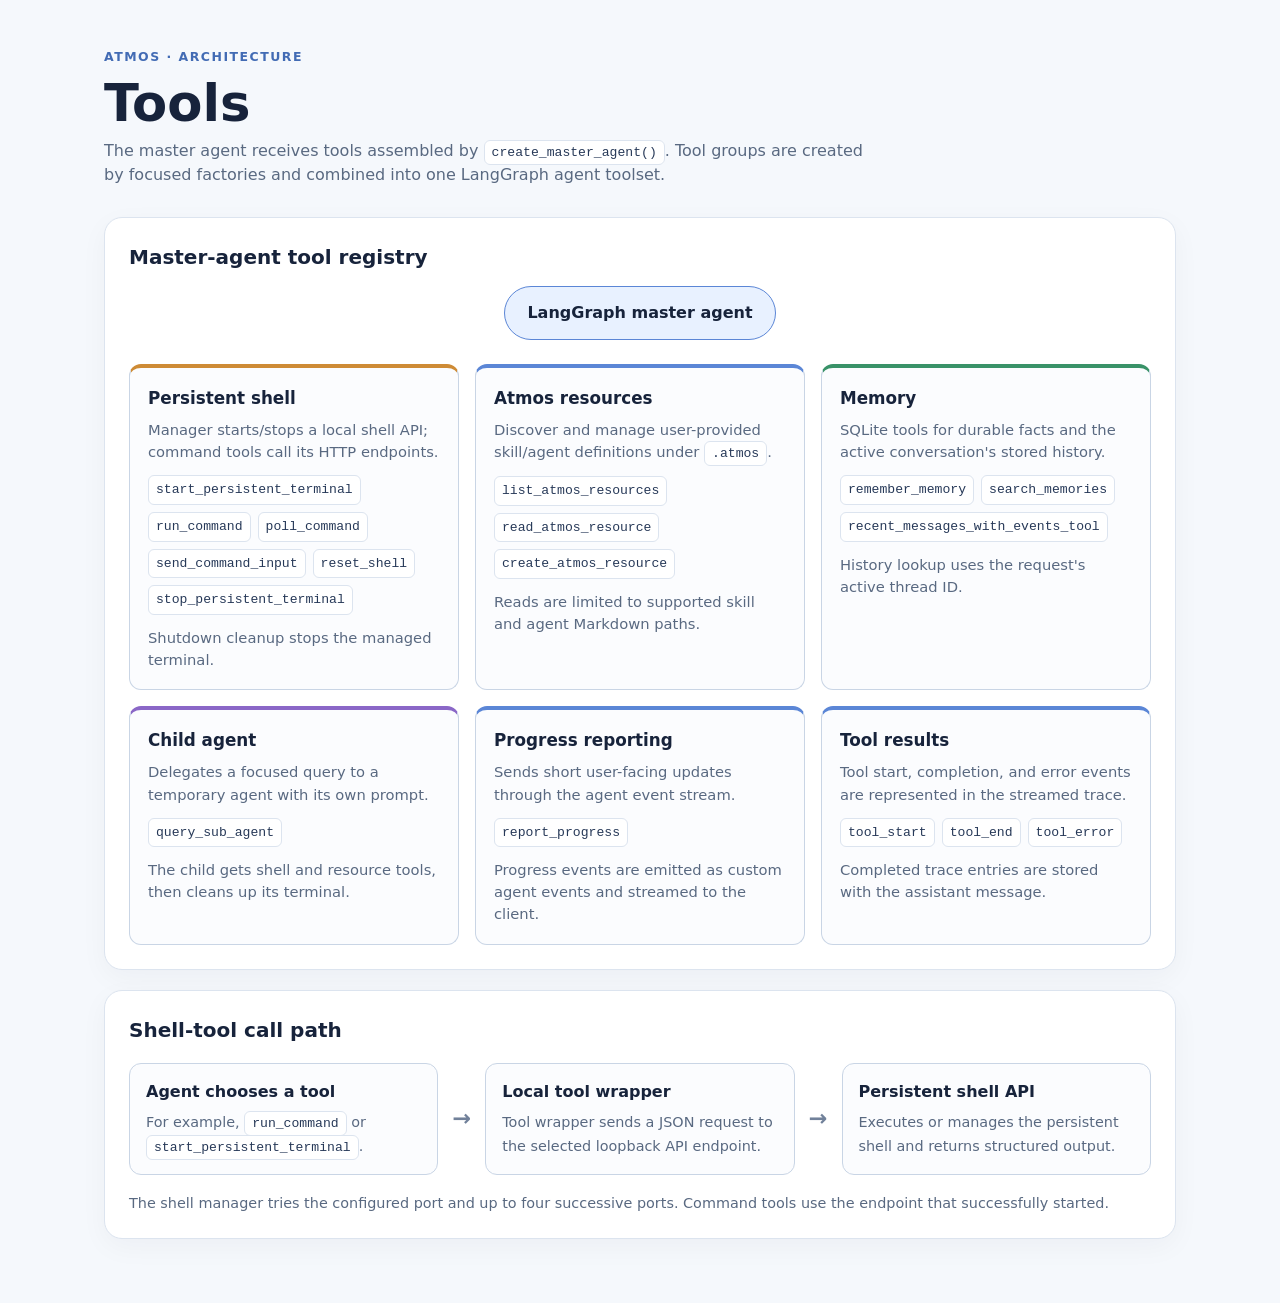
<file: documents/tools-architecture.html>
<!doctype html>
<html lang="en">
<head>
  <meta charset="utf-8">
  <meta name="viewport" content="width=device-width, initial-scale=1">
  <title>Atmos Tools Architecture</title>
  <style>
    :root {
      color-scheme: light;
      --ink: #17233b;
      --muted: #596981;
      --line: #c9d5e5;
      --blue: #e8f1ff;
      --blue-line: #5b86d6;
      --green: #e7f7ef;
      --green-line: #399268;
      --purple: #f1ebff;
      --purple-line: #8a67c7;
      --orange: #fff2df;
      --orange-line: #ce8b35;
      --paper: #f5f8fc;
    }
    * { box-sizing: border-box; }
    body {
      margin: 0;
      background: var(--paper);
      color: var(--ink);
      font: 16px/1.5 system-ui, -apple-system, "Segoe UI", sans-serif;
    }
    main { max-width: 1120px; margin: 0 auto; padding: 48px 24px 64px; }
    .eyebrow {
      color: #426bb4;
      font-size: .78rem;
      font-weight: 750;
      letter-spacing: .12em;
      text-transform: uppercase;
    }
    h1 { margin: 8px 0; font-size: clamp(2rem, 5vw, 3.2rem); line-height: 1.1; }
    h2 { margin: 0 0 14px; font-size: 1.25rem; }
    h3 { margin: 0 0 8px; font-size: 1.05rem; }
    p { margin: 0; color: var(--muted); }
    .intro { max-width: 760px; margin-bottom: 30px; }
    .panel {
      margin-top: 20px;
      padding: 24px;
      border: 1px solid #dce4ef;
      border-radius: 18px;
      background: #fff;
      box-shadow: 0 8px 28px #17233b0a;
    }
    .hub {
      width: fit-content;
      margin: 0 auto 24px;
      padding: 14px 22px;
      border: 1px solid var(--blue-line);
      border-radius: 999px;
      background: var(--blue);
      font-weight: 750;
      text-align: center;
    }
    .categories {
      display: grid;
      grid-template-columns: repeat(3, minmax(0, 1fr));
      gap: 16px;
    }
    .category {
      padding: 18px;
      border: 1px solid var(--line);
      border-top: 4px solid var(--blue-line);
      border-radius: 12px;
      background: #fbfcfe;
    }
    .category.memory { border-top-color: var(--green-line); }
    .category.shell { border-top-color: var(--orange-line); }
    .category.agent { border-top-color: var(--purple-line); }
    .category p { font-size: .92rem; }
    .tools {
      display: flex;
      flex-wrap: wrap;
      gap: 7px;
      margin: 12px 0;
    }
    code {
      padding: 4px 7px;
      border: 1px solid #dce4ef;
      border-radius: 6px;
      background: #fff;
      color: #273958;
      font-size: .82rem;
    }
    .route {
      display: grid;
      grid-template-columns: 1fr auto 1fr auto 1fr;
      gap: 14px;
      align-items: center;
      margin-top: 18px;
    }
    .step {
      min-height: 100px;
      padding: 16px;
      border: 1px solid var(--line);
      border-radius: 12px;
      background: #fbfcfe;
    }
    .step strong { display: block; margin-bottom: 6px; }
    .step span { color: var(--muted); font-size: .9rem; }
    .arrow { color: #71819a; font-size: 1.4rem; font-weight: 700; }
    .footnote { margin-top: 18px; font-size: .9rem; }
    @media (max-width: 850px) {
      .categories { grid-template-columns: 1fr 1fr; }
      .route { grid-template-columns: 1fr; }
      .arrow { text-align: center; transform: rotate(90deg); }
    }
    @media (max-width: 560px) {
      main { padding: 32px 16px 48px; }
      .categories { grid-template-columns: 1fr; }
      .panel { padding: 18px; }
    }
  </style>
</head>
<body>
  <main>
    <div class="eyebrow">Atmos · Architecture</div>
    <h1>Tools</h1>
    <p class="intro">
      The master agent receives tools assembled by <code>create_master_agent()</code>.
      Tool groups are created by focused factories and combined into one
      LangGraph agent toolset.
    </p>

    <section class="panel" aria-labelledby="registry">
      <h2 id="registry">Master-agent tool registry</h2>
      <div class="hub">LangGraph master agent</div>
      <div class="categories">
        <article class="category shell">
          <h3>Persistent shell</h3>
          <p>Manager starts/stops a local shell API; command tools call its HTTP endpoints.</p>
          <div class="tools">
            <code>start_persistent_terminal</code>
            <code>run_command</code>
            <code>poll_command</code>
            <code>send_command_input</code>
            <code>reset_shell</code>
            <code>stop_persistent_terminal</code>
          </div>
          <p>Shutdown cleanup stops the managed terminal.</p>
        </article>
        <article class="category">
          <h3>Atmos resources</h3>
          <p>Discover and manage user-provided skill/agent definitions under <code>.atmos</code>.</p>
          <div class="tools">
            <code>list_atmos_resources</code>
            <code>read_atmos_resource</code>
            <code>create_atmos_resource</code>
          </div>
          <p>Reads are limited to supported skill and agent Markdown paths.</p>
        </article>
        <article class="category memory">
          <h3>Memory</h3>
          <p>SQLite tools for durable facts and the active conversation's stored history.</p>
          <div class="tools">
            <code>remember_memory</code>
            <code>search_memories</code>
            <code>recent_messages_with_events_tool</code>
          </div>
          <p>History lookup uses the request's active thread ID.</p>
        </article>
        <article class="category agent">
          <h3>Child agent</h3>
          <p>Delegates a focused query to a temporary agent with its own prompt.</p>
          <div class="tools">
            <code>query_sub_agent</code>
          </div>
          <p>The child gets shell and resource tools, then cleans up its terminal.</p>
        </article>
        <article class="category">
          <h3>Progress reporting</h3>
          <p>Sends short user-facing updates through the agent event stream.</p>
          <div class="tools">
            <code>report_progress</code>
          </div>
          <p>Progress events are emitted as custom agent events and streamed to the client.</p>
        </article>
        <article class="category">
          <h3>Tool results</h3>
          <p>Tool start, completion, and error events are represented in the streamed trace.</p>
          <div class="tools">
            <code>tool_start</code>
            <code>tool_end</code>
            <code>tool_error</code>
          </div>
          <p>Completed trace entries are stored with the assistant message.</p>
        </article>
      </div>
    </section>

    <section class="panel" aria-labelledby="flow">
      <h2 id="flow">Shell-tool call path</h2>
      <div class="route">
        <div class="step">
          <strong>Agent chooses a tool</strong>
          <span>For example, <code>run_command</code> or <code>start_persistent_terminal</code>.</span>
        </div>
        <div class="arrow" aria-hidden="true">→</div>
        <div class="step">
          <strong>Local tool wrapper</strong>
          <span>Tool wrapper sends a JSON request to the selected loopback API endpoint.</span>
        </div>
        <div class="arrow" aria-hidden="true">→</div>
        <div class="step">
          <strong>Persistent shell API</strong>
          <span>Executes or manages the persistent shell and returns structured output.</span>
        </div>
      </div>
      <p class="footnote">
        The shell manager tries the configured port and up to four successive
        ports. Command tools use the endpoint that successfully started.
      </p>
    </section>
  </main>
</body>
</html>
</file>
